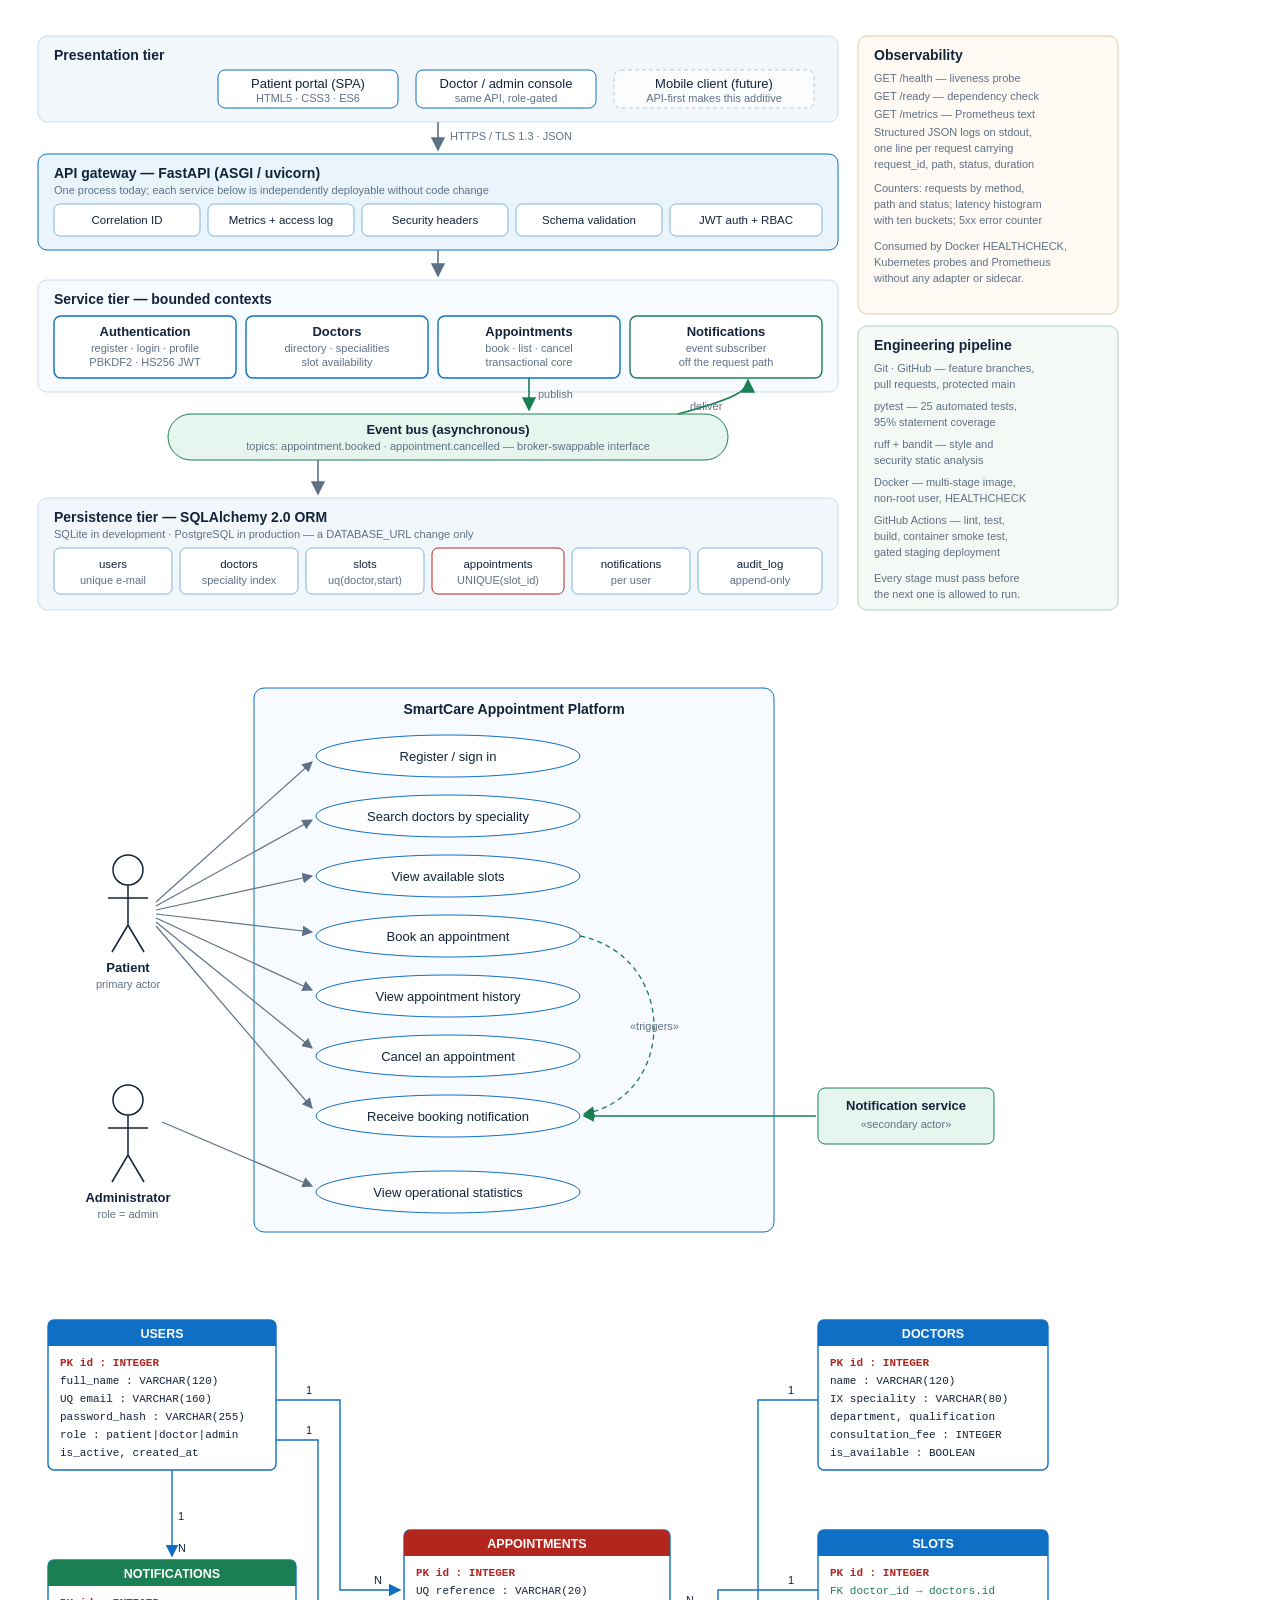
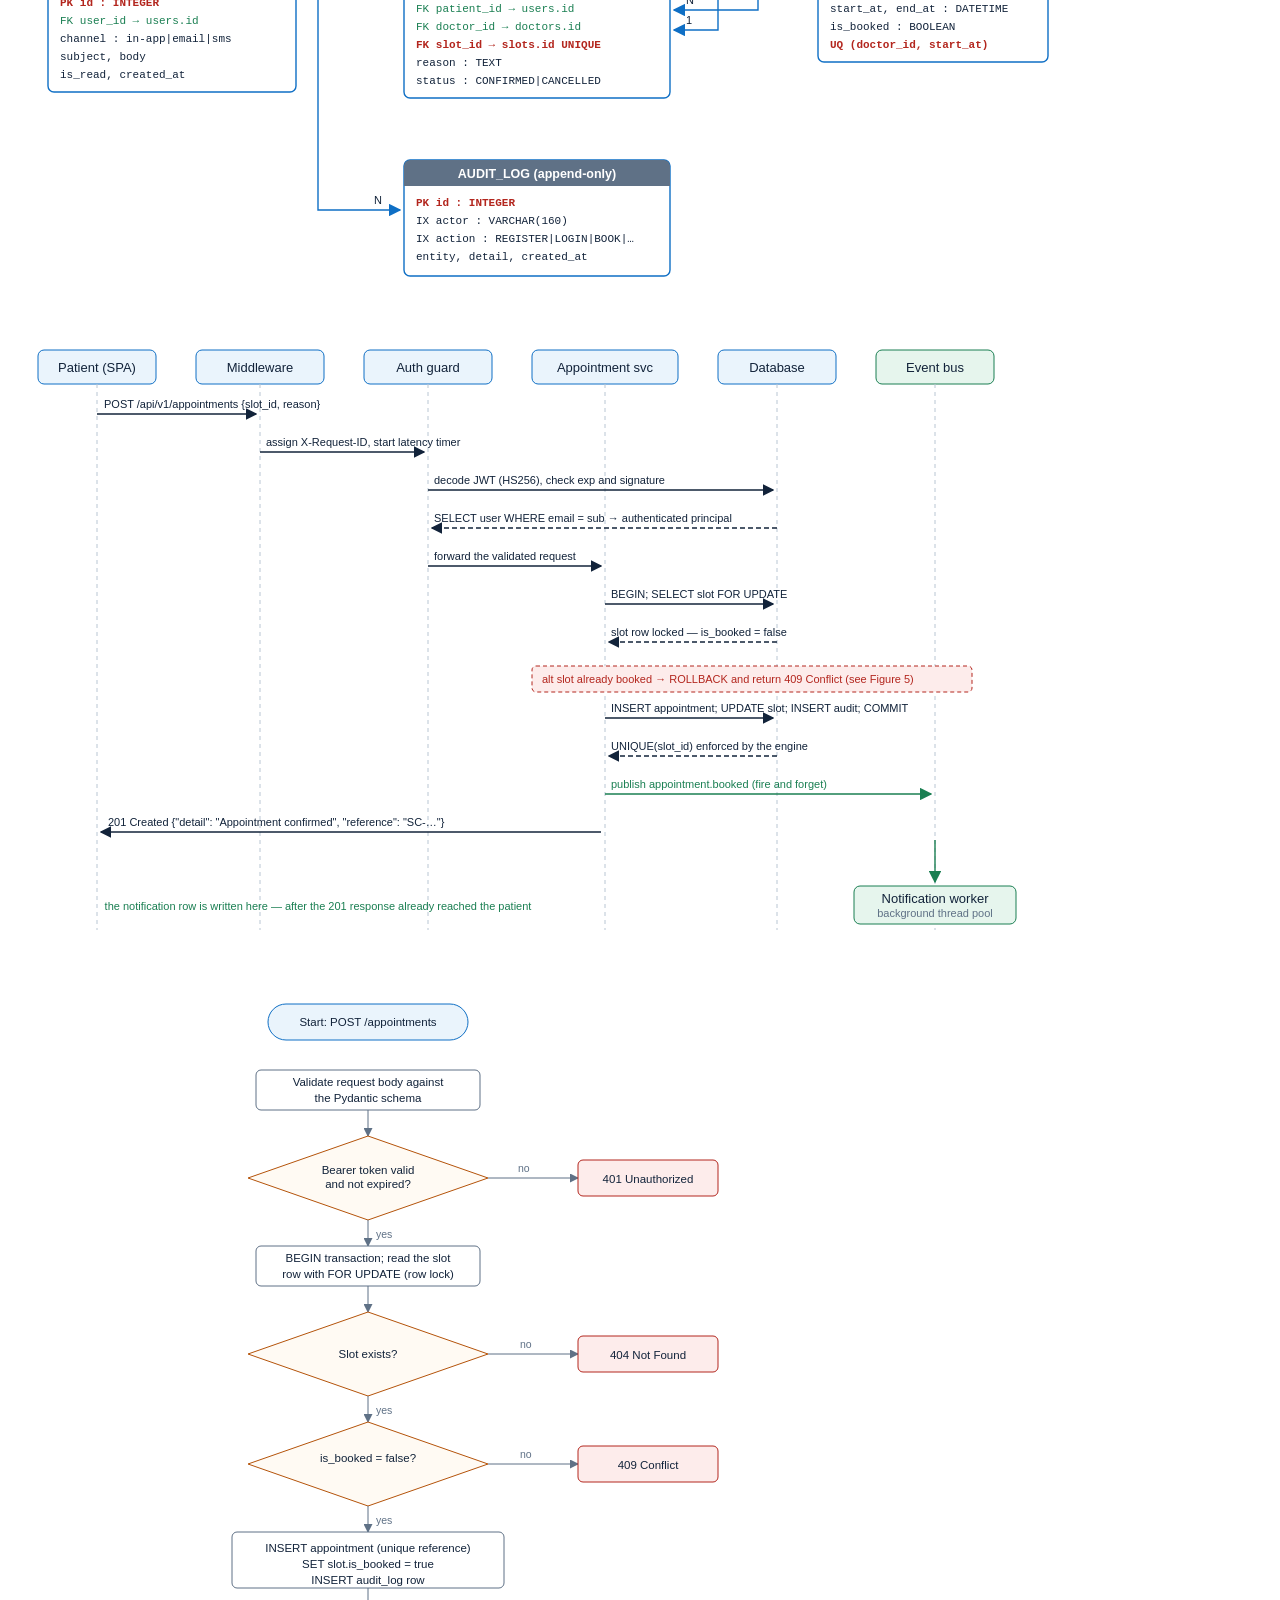
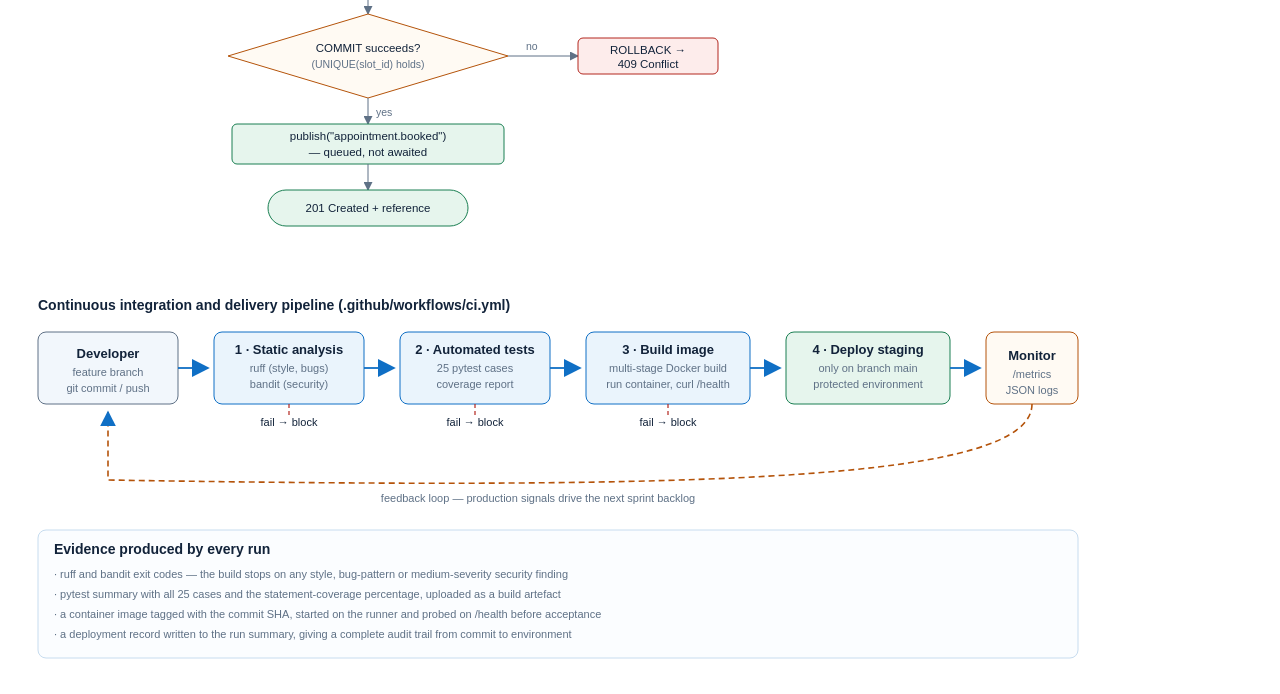
<file: docs/diagrams.html>
<!DOCTYPE html>
<html><head><meta charset="utf-8"><title>SmartCare figures</title>
<style>
  body{margin:0;background:#fff;font-family:"Segoe UI",Arial,sans-serif}
  .fig{padding:18px;background:#fff;display:inline-block}
  svg{display:block}
  text{font-family:"Segoe UI",Arial,sans-serif;fill:#12233a}
  .t{font-size:13px}
  .s{font-size:11px;fill:#5f7186}
  .h{font-size:14px;font-weight:700}
  .lbl{font-size:11.5px}
  .w{fill:#fff}
</style></head><body>

<!-- ========================= FIG 1 : ARCHITECTURE ========================= -->
<div class="fig" id="fig1">
<svg width="1120" height="612" viewBox="0 0 1120 612">
  <defs>
    <marker id="a" markerWidth="9" markerHeight="9" refX="8" refY="4.5" orient="auto">
      <path d="M0,0 L9,4.5 L0,9 z" fill="#5f7186"/></marker>
    <marker id="ag" markerWidth="9" markerHeight="9" refX="8" refY="4.5" orient="auto">
      <path d="M0,0 L9,4.5 L0,9 z" fill="#1a7f52"/></marker>
  </defs>

  <!-- client tier -->
  <rect x="20" y="18" width="800" height="86" rx="9" fill="#f2f7fc" stroke="#c7dcef"/>
  <text class="h" x="36" y="42">Presentation tier</text>
  <rect x="200" y="52" width="180" height="38" rx="7" fill="#fff" stroke="#0f6fc5"/>
  <text class="t" x="290" y="70" text-anchor="middle">Patient portal (SPA)</text>
  <text class="s" x="290" y="84" text-anchor="middle">HTML5 · CSS3 · ES6</text>
  <rect x="398" y="52" width="180" height="38" rx="7" fill="#fff" stroke="#0f6fc5"/>
  <text class="t" x="488" y="70" text-anchor="middle">Doctor / admin console</text>
  <text class="s" x="488" y="84" text-anchor="middle">same API, role-gated</text>
  <rect x="596" y="52" width="200" height="38" rx="7" fill="#fbfcfd" stroke="#b9c6d3" stroke-dasharray="4 3"/>
  <text class="t" x="696" y="70" text-anchor="middle">Mobile client (future)</text>
  <text class="s" x="696" y="84" text-anchor="middle">API-first makes this additive</text>

  <path d="M420 104 L420 132" stroke="#5f7186" stroke-width="1.6" marker-end="url(#a)"/>
  <text class="s" x="432" y="122">HTTPS / TLS 1.3 · JSON</text>

  <!-- gateway -->
  <rect x="20" y="136" width="800" height="96" rx="9" fill="#eaf4fc" stroke="#0f6fc5"/>
  <text class="h" x="36" y="160">API gateway — FastAPI (ASGI / uvicorn)</text>
  <text class="s" x="36" y="176">One process today; each service below is independently deployable without code change</text>
  <rect x="36" y="186" width="146" height="32" rx="6" fill="#fff" stroke="#7fb2dd"/>
  <text class="lbl" x="109" y="206" text-anchor="middle">Correlation ID</text>
  <rect x="190" y="186" width="146" height="32" rx="6" fill="#fff" stroke="#7fb2dd"/>
  <text class="lbl" x="263" y="206" text-anchor="middle">Metrics + access log</text>
  <rect x="344" y="186" width="146" height="32" rx="6" fill="#fff" stroke="#7fb2dd"/>
  <text class="lbl" x="417" y="206" text-anchor="middle">Security headers</text>
  <rect x="498" y="186" width="146" height="32" rx="6" fill="#fff" stroke="#7fb2dd"/>
  <text class="lbl" x="571" y="206" text-anchor="middle">Schema validation</text>
  <rect x="652" y="186" width="152" height="32" rx="6" fill="#fff" stroke="#7fb2dd"/>
  <text class="lbl" x="728" y="206" text-anchor="middle">JWT auth + RBAC</text>

  <path d="M420 232 L420 258" stroke="#5f7186" stroke-width="1.6" marker-end="url(#a)"/>

  <!-- services -->
  <rect x="20" y="262" width="800" height="112" rx="9" fill="#f7fbff" stroke="#c7dcef"/>
  <text class="h" x="36" y="286">Service tier — bounded contexts</text>
  <g>
    <rect x="36" y="298" width="182" height="62" rx="7" fill="#fff" stroke="#0f6fc5" stroke-width="1.4"/>
    <text class="t" x="127" y="318" text-anchor="middle" font-weight="700">Authentication</text>
    <text class="s" x="127" y="334" text-anchor="middle">register · login · profile</text>
    <text class="s" x="127" y="348" text-anchor="middle">PBKDF2 · HS256 JWT</text>

    <rect x="228" y="298" width="182" height="62" rx="7" fill="#fff" stroke="#0f6fc5" stroke-width="1.4"/>
    <text class="t" x="319" y="318" text-anchor="middle" font-weight="700">Doctors</text>
    <text class="s" x="319" y="334" text-anchor="middle">directory · specialities</text>
    <text class="s" x="319" y="348" text-anchor="middle">slot availability</text>

    <rect x="420" y="298" width="182" height="62" rx="7" fill="#fff" stroke="#0f6fc5" stroke-width="1.4"/>
    <text class="t" x="511" y="318" text-anchor="middle" font-weight="700">Appointments</text>
    <text class="s" x="511" y="334" text-anchor="middle">book · list · cancel</text>
    <text class="s" x="511" y="348" text-anchor="middle">transactional core</text>

    <rect x="612" y="298" width="192" height="62" rx="7" fill="#fff" stroke="#1a7f52" stroke-width="1.4"/>
    <text class="t" x="708" y="318" text-anchor="middle" font-weight="700">Notifications</text>
    <text class="s" x="708" y="334" text-anchor="middle">event subscriber</text>
    <text class="s" x="708" y="348" text-anchor="middle">off the request path</text>
  </g>

  <!-- event bus -->
  <path d="M511 360 L511 392" stroke="#1a7f52" stroke-width="1.6" marker-end="url(#ag)"/>
  <text class="s" x="520" y="380" fill="#1a7f52">publish</text>
  <rect x="150" y="396" width="560" height="46" rx="23" fill="#e6f5ed" stroke="#1a7f52"/>
  <text class="t" x="430" y="416" text-anchor="middle" font-weight="700">Event bus (asynchronous)</text>
  <text class="s" x="430" y="432" text-anchor="middle">topics: appointment.booked · appointment.cancelled — broker-swappable interface</text>
  <path d="M660 396 C 720 380, 730 372, 730 362" stroke="#1a7f52" stroke-width="1.6"
        fill="none" marker-end="url(#ag)"/>
  <text class="s" x="672" y="392" fill="#1a7f52">deliver</text>

  <!-- data tier -->
  <path d="M300 442 L300 476" stroke="#5f7186" stroke-width="1.6" marker-end="url(#a)"/>
  <rect x="20" y="480" width="800" height="112" rx="9" fill="#f2f7fc" stroke="#c7dcef"/>
  <text class="h" x="36" y="504">Persistence tier — SQLAlchemy 2.0 ORM</text>
  <text class="s" x="36" y="520">SQLite in development · PostgreSQL in production — a DATABASE_URL change only</text>
  <g>
    <rect x="36" y="530" width="118" height="46" rx="6" fill="#fff" stroke="#7fb2dd"/>
    <text class="lbl" x="95" y="550" text-anchor="middle">users</text>
    <text class="s" x="95" y="566" text-anchor="middle">unique e-mail</text>
    <rect x="162" y="530" width="118" height="46" rx="6" fill="#fff" stroke="#7fb2dd"/>
    <text class="lbl" x="221" y="550" text-anchor="middle">doctors</text>
    <text class="s" x="221" y="566" text-anchor="middle">speciality index</text>
    <rect x="288" y="530" width="118" height="46" rx="6" fill="#fff" stroke="#7fb2dd"/>
    <text class="lbl" x="347" y="550" text-anchor="middle">slots</text>
    <text class="s" x="347" y="566" text-anchor="middle">uq(doctor,start)</text>
    <rect x="414" y="530" width="132" height="46" rx="6" fill="#fff" stroke="#b3261e"/>
    <text class="lbl" x="480" y="550" text-anchor="middle">appointments</text>
    <text class="s" x="480" y="566" text-anchor="middle">UNIQUE(slot_id)</text>
    <rect x="554" y="530" width="118" height="46" rx="6" fill="#fff" stroke="#7fb2dd"/>
    <text class="lbl" x="613" y="550" text-anchor="middle">notifications</text>
    <text class="s" x="613" y="566" text-anchor="middle">per user</text>
    <rect x="680" y="530" width="124" height="46" rx="6" fill="#fff" stroke="#7fb2dd"/>
    <text class="lbl" x="742" y="550" text-anchor="middle">audit_log</text>
    <text class="s" x="742" y="566" text-anchor="middle">append-only</text>
  </g>

  <!-- cross-cutting column -->
  <rect x="840" y="18" width="260" height="278" rx="9" fill="#fffaf3" stroke="#e3c9a6"/>
  <text class="h" x="856" y="42">Observability</text>
  <text class="s" x="856" y="64">GET /health — liveness probe</text>
  <text class="s" x="856" y="82">GET /ready — dependency check</text>
  <text class="s" x="856" y="100">GET /metrics — Prometheus text</text>
  <text class="s" x="856" y="118">Structured JSON logs on stdout,</text>
  <text class="s" x="856" y="134">one line per request carrying</text>
  <text class="s" x="856" y="150">request_id, path, status, duration</text>
  <text class="s" x="856" y="174">Counters: requests by method,</text>
  <text class="s" x="856" y="190">path and status; latency histogram</text>
  <text class="s" x="856" y="206">with ten buckets; 5xx error counter</text>
  <text class="s" x="856" y="232">Consumed by Docker HEALTHCHECK,</text>
  <text class="s" x="856" y="248">Kubernetes probes and Prometheus</text>
  <text class="s" x="856" y="264">without any adapter or sidecar.</text>

  <rect x="840" y="308" width="260" height="284" rx="9" fill="#f4f9f6" stroke="#a9d3bf"/>
  <text class="h" x="856" y="332">Engineering pipeline</text>
  <text class="s" x="856" y="354">Git · GitHub — feature branches,</text>
  <text class="s" x="856" y="370">pull requests, protected main</text>
  <text class="s" x="856" y="392">pytest — 25 automated tests,</text>
  <text class="s" x="856" y="408">95% statement coverage</text>
  <text class="s" x="856" y="430">ruff + bandit — style and</text>
  <text class="s" x="856" y="446">security static analysis</text>
  <text class="s" x="856" y="468">Docker — multi-stage image,</text>
  <text class="s" x="856" y="484">non-root user, HEALTHCHECK</text>
  <text class="s" x="856" y="506">GitHub Actions — lint, test,</text>
  <text class="s" x="856" y="522">build, container smoke test,</text>
  <text class="s" x="856" y="538">gated staging deployment</text>
  <text class="s" x="856" y="564">Every stage must pass before</text>
  <text class="s" x="856" y="580">the next one is allowed to run.</text>

</svg>
</div>

<!-- ========================= FIG 2 : USE CASE ========================= -->
<div class="fig" id="fig2">
<svg width="1000" height="580" viewBox="0 0 1000 580">
  <defs><marker id="b" markerWidth="9" markerHeight="9" refX="8" refY="4.5" orient="auto">
    <path d="M0,0 L9,4.5 L0,9 z" fill="#5f7186"/></marker>
  <marker id="bg" markerWidth="9" markerHeight="9" refX="8" refY="4.5" orient="auto">
    <path d="M0,0 L9,4.5 L0,9 z" fill="#1a7f52"/></marker></defs>

  <rect x="236" y="18" width="520" height="544" rx="10" fill="#f7fbff" stroke="#0f6fc5"/>
  <text class="h" x="496" y="44" text-anchor="middle">SmartCare Appointment Platform</text>

  <g stroke="#0f6fc5" fill="#fff">
    <ellipse cx="430" cy="86"  rx="132" ry="21"/>
    <ellipse cx="430" cy="146" rx="132" ry="21"/>
    <ellipse cx="430" cy="206" rx="132" ry="21"/>
    <ellipse cx="430" cy="266" rx="132" ry="21"/>
    <ellipse cx="430" cy="326" rx="132" ry="21"/>
    <ellipse cx="430" cy="386" rx="132" ry="21"/>
    <ellipse cx="430" cy="446" rx="132" ry="21"/>
    <ellipse cx="430" cy="522" rx="132" ry="21"/>
  </g>
  <g class="t" text-anchor="middle">
    <text x="430" y="91">Register / sign in</text>
    <text x="430" y="151">Search doctors by speciality</text>
    <text x="430" y="211">View available slots</text>
    <text x="430" y="271">Book an appointment</text>
    <text x="430" y="331">View appointment history</text>
    <text x="430" y="391">Cancel an appointment</text>
    <text x="430" y="451">Receive booking notification</text>
    <text x="430" y="527">View operational statistics</text>
  </g>

  <!-- patient actor -->
  <g stroke="#12233a" fill="none" stroke-width="1.5">
    <circle cx="110" cy="200" r="15"/>
    <path d="M110 215 L110 255 M90 228 L130 228 M110 255 L94 282 M110 255 L126 282"/>
  </g>
  <text class="t" x="110" y="302" text-anchor="middle" font-weight="700">Patient</text>
  <text class="s" x="110" y="318" text-anchor="middle">primary actor</text>

  <!-- administrator actor -->
  <g stroke="#12233a" fill="none" stroke-width="1.5">
    <circle cx="110" cy="430" r="15"/>
    <path d="M110 445 L110 485 M90 458 L130 458 M110 485 L94 512 M110 485 L126 512"/>
  </g>
  <text class="t" x="110" y="532" text-anchor="middle" font-weight="700">Administrator</text>
  <text class="s" x="110" y="548" text-anchor="middle">role = admin</text>

  <!-- associations: all fan out from one point, so none of them cross -->
  <g stroke="#5f7186" stroke-width="1.2" fill="none" marker-end="url(#b)">
    <path d="M138 232 L294 92"/>
    <path d="M138 236 L294 150"/>
    <path d="M138 240 L294 206"/>
    <path d="M138 244 L294 262"/>
    <path d="M138 248 L294 320"/>
    <path d="M138 252 L294 378"/>
    <path d="M138 256 L294 438"/>
    <path d="M144 452 L294 516"/>
  </g>

  <!-- «triggers» routed around the right-hand side, clear of every ellipse -->
  <path d="M562 266 C 660 286, 660 426, 566 444" stroke="#1a7f52" stroke-width="1.3"
        stroke-dasharray="5 4" fill="none" marker-end="url(#bg)"/>
  <text class="s" x="612" y="360" fill="#1a7f52">«triggers»</text>

  <!-- secondary actor -->
  <rect x="800" y="418" width="176" height="56" rx="7" fill="#e6f5ed" stroke="#1a7f52"/>
  <text class="t" x="888" y="440" text-anchor="middle" font-weight="700">Notification service</text>
  <text class="s" x="888" y="458" text-anchor="middle">«secondary actor»</text>
  <path d="M798 446 L566 446" stroke="#1a7f52" stroke-width="1.3" fill="none" marker-end="url(#bg)"/>
</svg>
</div>

<!-- ========================= FIG 3 : ERD ========================= -->
<div class="fig" id="fig3">
<svg width="1060" height="600" viewBox="0 0 1060 600">
  <defs><marker id="c" markerWidth="9" markerHeight="9" refX="8" refY="4.5" orient="auto">
    <path d="M0,0 L9,4.5 L0,9 z" fill="#0f6fc5"/></marker></defs>
  <style>
    .ent rect{fill:#fff;stroke:#0f6fc5;stroke-width:1.4}
    .hd{fill:#0f6fc5}
    .hdt{fill:#fff;font-size:12.5px;font-weight:700}
    .fld{font-size:11px;fill:#12233a;font-family:Consolas,monospace}
    .pk{font-size:11px;fill:#b3261e;font-family:Consolas,monospace;font-weight:700}
    .fk{font-size:11px;fill:#1a7f52;font-family:Consolas,monospace}
  </style>

  <!-- users -->
  <g class="ent"><rect x="30" y="30" width="228" height="150" rx="6"/></g>
  <rect x="30" y="30" width="228" height="26" rx="6" class="hd"/><rect x="30" y="46" width="228" height="10" class="hd"/>
  <text class="hdt" x="144" y="48" text-anchor="middle">USERS</text>
  <text class="pk" x="42" y="76">PK  id : INTEGER</text>
  <text class="fld" x="42" y="94">    full_name : VARCHAR(120)</text>
  <text class="fld" x="42" y="112">UQ  email : VARCHAR(160)</text>
  <text class="fld" x="42" y="130">    password_hash : VARCHAR(255)</text>
  <text class="fld" x="42" y="148">    role : patient|doctor|admin</text>
  <text class="fld" x="42" y="166">    is_active, created_at</text>

  <!-- doctors -->
  <g class="ent"><rect x="800" y="30" width="230" height="150" rx="6"/></g>
  <rect x="800" y="30" width="230" height="26" rx="6" class="hd"/><rect x="800" y="46" width="230" height="10" class="hd"/>
  <text class="hdt" x="915" y="48" text-anchor="middle">DOCTORS</text>
  <text class="pk" x="812" y="76">PK  id : INTEGER</text>
  <text class="fld" x="812" y="94">    name : VARCHAR(120)</text>
  <text class="fld" x="812" y="112">IX  speciality : VARCHAR(80)</text>
  <text class="fld" x="812" y="130">    department, qualification</text>
  <text class="fld" x="812" y="148">    consultation_fee : INTEGER</text>
  <text class="fld" x="812" y="166">    is_available : BOOLEAN</text>

  <!-- slots -->
  <g class="ent"><rect x="800" y="240" width="230" height="132" rx="6"/></g>
  <rect x="800" y="240" width="230" height="26" rx="6" class="hd"/><rect x="800" y="256" width="230" height="10" class="hd"/>
  <text class="hdt" x="915" y="258" text-anchor="middle">SLOTS</text>
  <text class="pk" x="812" y="286">PK  id : INTEGER</text>
  <text class="fk" x="812" y="304">FK  doctor_id → doctors.id</text>
  <text class="fld" x="812" y="322">    start_at, end_at : DATETIME</text>
  <text class="fld" x="812" y="340">    is_booked : BOOLEAN</text>
  <text class="pk" x="812" y="358">UQ (doctor_id, start_at)</text>

  <!-- appointments -->
  <g class="ent"><rect x="386" y="240" width="266" height="168" rx="6"/></g>
  <rect x="386" y="240" width="266" height="26" rx="6" fill="#b3261e"/><rect x="386" y="256" width="266" height="10" fill="#b3261e"/>
  <text class="hdt" x="519" y="258" text-anchor="middle">APPOINTMENTS</text>
  <text class="pk" x="398" y="286">PK  id : INTEGER</text>
  <text class="fld" x="398" y="304">UQ  reference : VARCHAR(20)</text>
  <text class="fk" x="398" y="322">FK  patient_id → users.id</text>
  <text class="fk" x="398" y="340">FK  doctor_id → doctors.id</text>
  <text class="pk" x="398" y="358">FK  slot_id → slots.id  UNIQUE</text>
  <text class="fld" x="398" y="376">    reason : TEXT</text>
  <text class="fld" x="398" y="394">    status : CONFIRMED|CANCELLED</text>

  <!-- notifications -->
  <g class="ent"><rect x="30" y="270" width="248" height="132" rx="6"/></g>
  <rect x="30" y="270" width="248" height="26" rx="6" fill="#1a7f52"/><rect x="30" y="286" width="248" height="10" fill="#1a7f52"/>
  <text class="hdt" x="154" y="288" text-anchor="middle">NOTIFICATIONS</text>
  <text class="pk" x="42" y="316">PK  id : INTEGER</text>
  <text class="fk" x="42" y="334">FK  user_id → users.id</text>
  <text class="fld" x="42" y="352">    channel : in-app|email|sms</text>
  <text class="fld" x="42" y="370">    subject, body</text>
  <text class="fld" x="42" y="388">    is_read, created_at</text>

  <!-- audit -->
  <g class="ent"><rect x="386" y="470" width="266" height="116" rx="6"/></g>
  <rect x="386" y="470" width="266" height="26" rx="6" fill="#5f7186"/><rect x="386" y="486" width="266" height="10" fill="#5f7186"/>
  <text class="hdt" x="519" y="488" text-anchor="middle">AUDIT_LOG  (append-only)</text>
  <text class="pk" x="398" y="516">PK  id : INTEGER</text>
  <text class="fld" x="398" y="534">IX  actor : VARCHAR(160)</text>
  <text class="fld" x="398" y="552">IX  action : REGISTER|LOGIN|BOOK|…</text>
  <text class="fld" x="398" y="570">    entity, detail, created_at</text>

  <g stroke="#0f6fc5" stroke-width="1.4" fill="none" marker-end="url(#c)">
    <path d="M258 110 L322 110 L322 300 L382 300"/>
    <path d="M800 110 L740 110 L740 320 L656 320"/>
    <path d="M800 300 L700 300 L700 340 L656 340"/>
    <path d="M154 180 L154 266"/>
    <path d="M258 150 L300 150 L300 520 L382 520"/>
  </g>
  <g class="s">
    <text x="288" y="104">1</text><text x="356" y="294">N</text>
    <text x="770" y="104">1</text><text x="668" y="314">N</text>
    <text x="770" y="294">1</text><text x="668" y="334">1</text>
    <text x="160" y="230">1</text><text x="160" y="262">N</text>
    <text x="288" y="144">1</text><text x="356" y="514">N</text>
  </g>

</svg>
</div>

<!-- ========================= FIG 4 : SEQUENCE ========================= -->
<div class="fig" id="fig4">
<svg width="1080" height="614" viewBox="0 0 1080 614">
  <defs>
    <marker id="d" markerWidth="9" markerHeight="9" refX="8" refY="4.5" orient="auto">
      <path d="M0,0 L9,4.5 L0,9 z" fill="#12233a"/></marker>
    <marker id="dg" markerWidth="9" markerHeight="9" refX="8" refY="4.5" orient="auto">
      <path d="M0,0 L9,4.5 L0,9 z" fill="#1a7f52"/></marker>
    <marker id="dr" markerWidth="9" markerHeight="9" refX="8" refY="4.5" orient="auto">
      <path d="M0,0 L9,4.5 L0,9 z" fill="#b3261e"/></marker>
  </defs>
  <style>.m{font-size:11px;fill:#12233a}.mg{font-size:11px;fill:#1a7f52}.mr{font-size:11px;fill:#b3261e}</style>

  <g>
    <rect x="20"  y="20" width="118" height="34" rx="6" fill="#eaf4fc" stroke="#0f6fc5"/>
    <text class="t" x="79"  y="42" text-anchor="middle">Patient (SPA)</text>
    <rect x="178" y="20" width="128" height="34" rx="6" fill="#eaf4fc" stroke="#0f6fc5"/>
    <text class="t" x="242" y="42" text-anchor="middle">Middleware</text>
    <rect x="346" y="20" width="128" height="34" rx="6" fill="#eaf4fc" stroke="#0f6fc5"/>
    <text class="t" x="410" y="42" text-anchor="middle">Auth guard</text>
    <rect x="514" y="20" width="146" height="34" rx="6" fill="#eaf4fc" stroke="#0f6fc5"/>
    <text class="t" x="587" y="42" text-anchor="middle">Appointment svc</text>
    <rect x="700" y="20" width="118" height="34" rx="6" fill="#eaf4fc" stroke="#0f6fc5"/>
    <text class="t" x="759" y="42" text-anchor="middle">Database</text>
    <rect x="858" y="20" width="118" height="34" rx="6" fill="#e6f5ed" stroke="#1a7f52"/>
    <text class="t" x="917" y="42" text-anchor="middle">Event bus</text>
  </g>
  <g stroke="#b9c6d3" stroke-dasharray="4 4">
    <path d="M79 54 L79 600"/><path d="M242 54 L242 600"/><path d="M410 54 L410 600"/>
    <path d="M587 54 L587 600"/><path d="M759 54 L759 600"/><path d="M917 54 L917 600"/>
  </g>

  <g stroke="#12233a" stroke-width="1.3" fill="none" marker-end="url(#d)">
    <path d="M79 84 L238 84"/>
    <path d="M242 122 L406 122"/>
    <path d="M410 160 L755 160"/>
    <path d="M759 198 L414 198" stroke-dasharray="5 3"/>
    <path d="M410 236 L583 236"/>
    <path d="M587 274 L755 274"/>
    <path d="M759 312 L591 312" stroke-dasharray="5 3"/>
    <path d="M587 388 L755 388"/>
    <path d="M759 426 L591 426" stroke-dasharray="5 3"/>
  </g>
  <path d="M587 464 L913 464" stroke="#1a7f52" stroke-width="1.4" fill="none" marker-end="url(#dg)"/>
  <path d="M583 502 L83 502" stroke="#12233a" stroke-width="1.3" fill="none" marker-end="url(#d)"/>
  <rect x="836" y="556" width="162" height="38" rx="6" fill="#e6f5ed" stroke="#1a7f52"/>
  <text class="t" x="917" y="573" text-anchor="middle">Notification worker</text>
  <text class="s" x="917" y="587" text-anchor="middle">background thread pool</text>
  <path d="M917 510 L917 552" stroke="#1a7f52" stroke-width="1.4" fill="none" marker-end="url(#dg)"/>

  <g class="m">
    <text x="86" y="78">POST /api/v1/appointments  {slot_id, reason}</text>
    <text x="248" y="116">assign X-Request-ID, start latency timer</text>
    <text x="416" y="154">decode JWT (HS256), check exp and signature</text>
    <text x="416" y="192" fill="#5f7186">SELECT user WHERE email = sub  →  authenticated principal</text>
    <text x="416" y="230">forward the validated request</text>
    <text x="593" y="268">BEGIN; SELECT slot FOR UPDATE</text>
    <text x="593" y="306" fill="#5f7186">slot row locked — is_booked = false</text>
    <text x="593" y="382">INSERT appointment; UPDATE slot; INSERT audit; COMMIT</text>
    <text x="593" y="420" fill="#5f7186">UNIQUE(slot_id) enforced by the engine</text>
  </g>
  <text class="mg" x="593" y="458">publish appointment.booked  (fire and forget)</text>
  <text class="m" x="90" y="496">201 Created  {"detail": "Appointment confirmed", "reference": "SC-…"}</text>
  <text class="mg" x="300" y="580" text-anchor="middle">the notification row is written here — after the 201 response already reached the patient</text>

  <rect x="514" y="336" width="440" height="26" rx="4" fill="#fdeceb" stroke="#b3261e" stroke-dasharray="4 3"/>
  <text class="mr" x="524" y="353">alt  slot already booked  →  ROLLBACK and return 409 Conflict (see Figure 5)</text>

</svg>
</div>

<!-- ========================= FIG 5 : FLOWCHART ========================= -->
<div class="fig" id="fig5">
<svg width="720" height="856" viewBox="0 0 720 856">
  <defs><marker id="e" markerWidth="9" markerHeight="9" refX="8" refY="4.5" orient="auto">
    <path d="M0,0 L9,4.5 L0,9 z" fill="#5f7186"/></marker></defs>
  <style>.fc{font-size:11.5px;fill:#12233a}.yn{font-size:10.5px;fill:#5f7186}</style>

  <g stroke="#0f6fc5" fill="#eaf4fc"><rect x="250" y="20" width="200" height="36" rx="18"/></g>
  <text class="fc" x="350" y="42" text-anchor="middle">Start: POST /appointments</text>

  <g stroke="#5f7186" fill="#fff"><rect x="238" y="86" width="224" height="40" rx="5"/></g>
  <text class="fc" x="350" y="102" text-anchor="middle">Validate request body against</text>
  <text class="fc" x="350" y="118" text-anchor="middle">the Pydantic schema</text>

  <path d="M350 126 L350 152" stroke="#5f7186" marker-end="url(#e)"/>
  <g stroke="#b4530a" fill="#fffaf3"><path d="M350 152 L470 194 L350 236 L230 194 Z"/></g>
  <text class="fc" x="350" y="190" text-anchor="middle">Bearer token valid</text>
  <text class="fc" x="350" y="204" text-anchor="middle">and not expired?</text>
  <path d="M470 194 L560 194" stroke="#5f7186" marker-end="url(#e)"/>
  <text class="yn" x="500" y="188">no</text>
  <g stroke="#b3261e" fill="#fdeceb"><rect x="560" y="176" width="140" height="36" rx="5"/></g>
  <text class="fc" x="630" y="199" text-anchor="middle">401 Unauthorized</text>

  <path d="M350 236 L350 262" stroke="#5f7186" marker-end="url(#e)"/>
  <text class="yn" x="358" y="254">yes</text>
  <g stroke="#5f7186" fill="#fff"><rect x="238" y="262" width="224" height="40" rx="5"/></g>
  <text class="fc" x="350" y="278" text-anchor="middle">BEGIN transaction; read the slot</text>
  <text class="fc" x="350" y="294" text-anchor="middle">row with FOR UPDATE (row lock)</text>

  <path d="M350 302 L350 328" stroke="#5f7186" marker-end="url(#e)"/>
  <g stroke="#b4530a" fill="#fffaf3"><path d="M350 328 L470 370 L350 412 L230 370 Z"/></g>
  <text class="fc" x="350" y="374" text-anchor="middle">Slot exists?</text>
  <path d="M470 370 L560 370" stroke="#5f7186" marker-end="url(#e)"/>
  <text class="yn" x="502" y="364">no</text>
  <g stroke="#b3261e" fill="#fdeceb"><rect x="560" y="352" width="140" height="36" rx="5"/></g>
  <text class="fc" x="630" y="375" text-anchor="middle">404 Not Found</text>

  <path d="M350 412 L350 438" stroke="#5f7186" marker-end="url(#e)"/>
  <text class="yn" x="358" y="430">yes</text>
  <g stroke="#b4530a" fill="#fffaf3"><path d="M350 438 L470 480 L350 522 L230 480 Z"/></g>
  <text class="fc" x="350" y="478" text-anchor="middle">is_booked = false?</text>
  <path d="M470 480 L560 480" stroke="#5f7186" marker-end="url(#e)"/>
  <text class="yn" x="502" y="474">no</text>
  <g stroke="#b3261e" fill="#fdeceb"><rect x="560" y="462" width="140" height="36" rx="5"/></g>
  <text class="fc" x="630" y="485" text-anchor="middle">409 Conflict</text>

  <path d="M350 522 L350 548" stroke="#5f7186" marker-end="url(#e)"/>
  <text class="yn" x="358" y="540">yes</text>
  <g stroke="#5f7186" fill="#fff"><rect x="214" y="548" width="272" height="56" rx="5"/></g>
  <text class="fc" x="350" y="568" text-anchor="middle">INSERT appointment (unique reference)</text>
  <text class="fc" x="350" y="584" text-anchor="middle">SET slot.is_booked = true</text>
  <text class="fc" x="350" y="600" text-anchor="middle">INSERT audit_log row</text>

  <path d="M350 604 L350 630" stroke="#5f7186" marker-end="url(#e)"/>
  <g stroke="#b4530a" fill="#fffaf3"><path d="M350 630 L490 672 L350 714 L210 672 Z"/></g>
  <text class="fc" x="350" y="668" text-anchor="middle">COMMIT succeeds?</text>
  <text class="yn" x="350" y="684" text-anchor="middle">(UNIQUE(slot_id) holds)</text>
  <path d="M490 672 L560 672" stroke="#5f7186" marker-end="url(#e)"/>
  <text class="yn" x="508" y="666">no</text>
  <g stroke="#b3261e" fill="#fdeceb"><rect x="560" y="654" width="140" height="36" rx="5"/></g>
  <text class="fc" x="630" y="670" text-anchor="middle">ROLLBACK →</text>
  <text class="fc" x="630" y="684" text-anchor="middle">409 Conflict</text>

  <path d="M350 714 L350 740" stroke="#5f7186" marker-end="url(#e)"/>
  <text class="yn" x="358" y="732">yes</text>
  <g stroke="#1a7f52" fill="#e6f5ed"><rect x="214" y="740" width="272" height="40" rx="5"/></g>
  <text class="fc" x="350" y="756" text-anchor="middle">publish("appointment.booked")</text>
  <text class="fc" x="350" y="772" text-anchor="middle">— queued, not awaited</text>

  <path d="M350 780 L350 806" stroke="#5f7186" marker-end="url(#e)"/>
  <g stroke="#1a7f52" fill="#e6f5ed"><rect x="250" y="806" width="200" height="36" rx="18"/></g>
  <text class="fc" x="350" y="828" text-anchor="middle">201 Created + reference</text>

</svg>
</div>

<!-- ========================= FIG 6 : CI/CD ========================= -->
<div class="fig" id="fig6">
<svg width="1080" height="392" viewBox="0 0 1080 392">
  <defs><marker id="f" markerWidth="10" markerHeight="10" refX="9" refY="5" orient="auto">
    <path d="M0,0 L10,5 L0,10 z" fill="#0f6fc5"/></marker></defs>

  <text class="h" x="20" y="30">Continuous integration and delivery pipeline (.github/workflows/ci.yml)</text>

  <g>
    <rect x="20" y="52" width="140" height="72" rx="8" fill="#f2f7fc" stroke="#5f7186"/>
    <text class="t" x="90" y="78" text-anchor="middle" font-weight="700">Developer</text>
    <text class="s" x="90" y="96" text-anchor="middle">feature branch</text>
    <text class="s" x="90" y="112" text-anchor="middle">git commit / push</text>

    <rect x="196" y="52" width="150" height="72" rx="8" fill="#eaf4fc" stroke="#0f6fc5"/>
    <text class="t" x="271" y="74" text-anchor="middle" font-weight="700">1 · Static analysis</text>
    <text class="s" x="271" y="92" text-anchor="middle">ruff (style, bugs)</text>
    <text class="s" x="271" y="108" text-anchor="middle">bandit (security)</text>

    <rect x="382" y="52" width="150" height="72" rx="8" fill="#eaf4fc" stroke="#0f6fc5"/>
    <text class="t" x="457" y="74" text-anchor="middle" font-weight="700">2 · Automated tests</text>
    <text class="s" x="457" y="92" text-anchor="middle">25 pytest cases</text>
    <text class="s" x="457" y="108" text-anchor="middle">coverage report</text>

    <rect x="568" y="52" width="164" height="72" rx="8" fill="#eaf4fc" stroke="#0f6fc5"/>
    <text class="t" x="650" y="74" text-anchor="middle" font-weight="700">3 · Build image</text>
    <text class="s" x="650" y="92" text-anchor="middle">multi-stage Docker build</text>
    <text class="s" x="650" y="108" text-anchor="middle">run container, curl /health</text>

    <rect x="768" y="52" width="164" height="72" rx="8" fill="#e6f5ed" stroke="#1a7f52"/>
    <text class="t" x="850" y="74" text-anchor="middle" font-weight="700">4 · Deploy staging</text>
    <text class="s" x="850" y="92" text-anchor="middle">only on branch main</text>
    <text class="s" x="850" y="108" text-anchor="middle">protected environment</text>

    <rect x="968" y="52" width="92" height="72" rx="8" fill="#fffaf3" stroke="#b4530a"/>
    <text class="t" x="1014" y="80" text-anchor="middle" font-weight="700">Monitor</text>
    <text class="s" x="1014" y="98" text-anchor="middle">/metrics</text>
    <text class="s" x="1014" y="114" text-anchor="middle">JSON logs</text>
  </g>

  <g stroke="#0f6fc5" stroke-width="1.8" fill="none" marker-end="url(#f)">
    <path d="M160 88 L190 88"/><path d="M346 88 L376 88"/>
    <path d="M532 88 L562 88"/><path d="M732 88 L762 88"/><path d="M932 88 L962 88"/>
  </g>

  <g class="s" text-anchor="middle" fill="#b3261e">
    <text x="271" y="146">fail → block</text><text x="457" y="146">fail → block</text>
    <text x="650" y="146">fail → block</text>
  </g>
  <g stroke="#b3261e" stroke-width="1.2" stroke-dasharray="4 3" fill="none">
    <path d="M271 124 L271 136"/><path d="M457 124 L457 136"/><path d="M650 124 L650 136"/>
  </g>

  <path d="M1014 124 C 1014 200, 700 210, 90 200 L90 132" stroke="#b4530a" stroke-width="1.6"
        fill="none" stroke-dasharray="6 4" marker-end="url(#f)"/>
  <text class="s" x="520" y="222" text-anchor="middle" fill="#b4530a">feedback loop — production signals drive the next sprint backlog</text>

  <rect x="20" y="250" width="1040" height="128" rx="8" fill="#fbfdff" stroke="#c7dcef"/>
  <text class="h" x="36" y="274">Evidence produced by every run</text>
  <text class="s" x="36" y="298">· ruff and bandit exit codes — the build stops on any style, bug-pattern or medium-severity security finding</text>
  <text class="s" x="36" y="318">· pytest summary with all 25 cases and the statement-coverage percentage, uploaded as a build artefact</text>
  <text class="s" x="36" y="338">· a container image tagged with the commit SHA, started on the runner and probed on /health before acceptance</text>
  <text class="s" x="36" y="358">· a deployment record written to the run summary, giving a complete audit trail from commit to environment</text>

</svg>
</div>

</body></html>
</file>
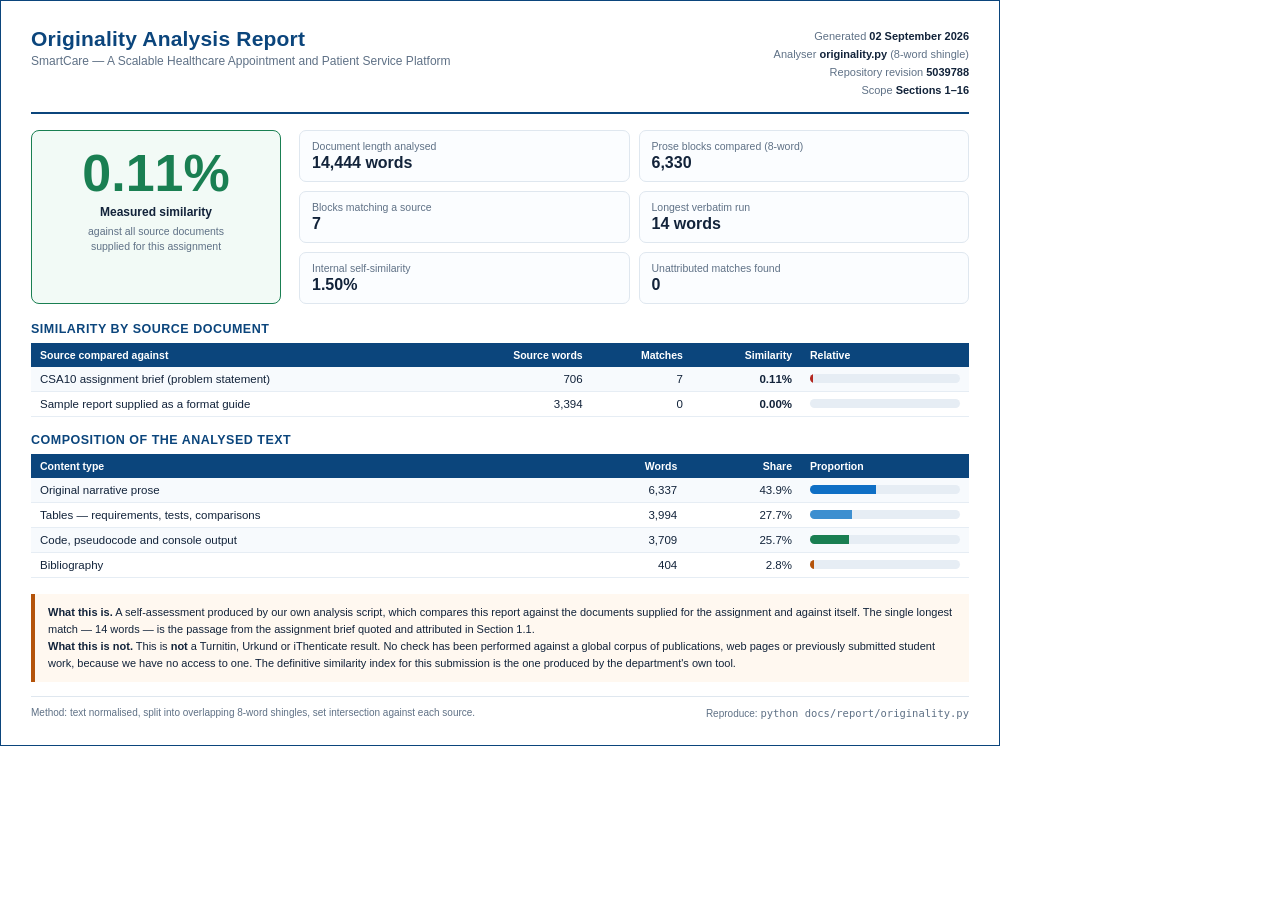
<file: docs/report/originality-sheet.html>
<!DOCTYPE html><html><head><meta charset="utf-8"><style>
*{box-sizing:border-box}
body{margin:0;background:#fff;font-family:"Segoe UI",Arial,sans-serif;color:#12233a}
.sheet{width:1000px;padding:26px 30px;background:#fff;border:1.5px solid #0b457c}
.hd{display:flex;justify-content:space-between;align-items:flex-start;
     border-bottom:2px solid #0b457c;padding-bottom:12px;margin-bottom:16px}
h1{margin:0;font-size:21px;color:#0b457c;letter-spacing:.2px}
.sub{font-size:12px;color:#5f7186;margin-top:3px}
.meta{font-size:11px;color:#5f7186;text-align:right;line-height:1.65}
.meta b{color:#12233a}
.score{display:flex;gap:18px;margin-bottom:18px}
.big{flex:0 0 250px;border:1.5px solid #1a7f52;background:#f2faf6;border-radius:8px;
      padding:16px 18px;text-align:center}
.big .v{font-size:52px;font-weight:700;color:#1a7f52;line-height:1}
.big .l{font-size:12px;color:#12233a;margin-top:6px;font-weight:600}
.big .s{font-size:10.5px;color:#5f7186;margin-top:5px;line-height:1.45}
.facts{flex:1;display:grid;grid-template-columns:1fr 1fr;gap:9px}
.fact{border:1px solid #dfe7ef;border-radius:7px;padding:9px 12px;background:#fbfdff}
.fact .k{font-size:10.5px;color:#5f7186}
.fact .v{font-size:16px;font-weight:700;margin-top:2px}
h2{font-size:12.5px;color:#0b457c;margin:16px 0 7px;text-transform:uppercase;letter-spacing:.5px}
table{width:100%;border-collapse:collapse;font-size:11.5px}
th{background:#0b457c;color:#fff;text-align:left;padding:6px 9px;font-size:10.5px;font-weight:600}
td{padding:6px 9px;border-bottom:1px solid #e6edf4}
td.n{text-align:right;white-space:nowrap}
tr:nth-child(even) td{background:#f7fafd}
.track{width:150px;height:9px;background:#e6edf4;border-radius:5px;overflow:hidden}
.track span{display:block;height:100%}
.note{margin-top:16px;border-left:4px solid #b4530a;background:#fff8f0;padding:10px 13px;
       font-size:11px;line-height:1.55}
.ft{margin-top:14px;padding-top:10px;border-top:1px solid #dfe7ef;font-size:10px;
     color:#5f7186;display:flex;justify-content:space-between}
code{font-family:Consolas,monospace;font-size:10.5px}
</style></head><body>
<div class="sheet">
  <div class="hd">
    <div>
      <h1>Originality Analysis Report</h1>
      <div class="sub">SmartCare — A Scalable Healthcare Appointment and Patient Service Platform</div>
    </div>
    <div class="meta">
      Generated <b>02 September 2026</b><br>
      Analyser <b>originality.py</b> (8-word shingle)<br>
      Repository revision <b>5039788</b><br>
      Scope <b>Sections 1–16</b>
    </div>
  </div>

  <div class="score">
    <div class="big">
      <div class="v">0.11%</div>
      <div class="l">Measured similarity</div>
      <div class="s">against all source documents<br>supplied for this assignment</div>
    </div>
    <div class="facts">
      <div class="fact"><div class="k">Document length analysed</div><div class="v">14,444 words</div></div>
      <div class="fact"><div class="k">Prose blocks compared (8-word)</div><div class="v">6,330</div></div>
      <div class="fact"><div class="k">Blocks matching a source</div><div class="v">7</div></div>
      <div class="fact"><div class="k">Longest verbatim run</div><div class="v">14 words</div></div>
      <div class="fact"><div class="k">Internal self-similarity</div><div class="v">1.50%</div></div>
      <div class="fact"><div class="k">Unattributed matches found</div><div class="v">0</div></div>
    </div>
  </div>

  <h2>Similarity by source document</h2>
  <table>
    <tr><th>Source compared against</th><th style="text-align:right">Source words</th>
        <th style="text-align:right">Matches</th><th style="text-align:right">Similarity</th>
        <th style="width:160px">Relative</th></tr>
    <tr><td>CSA10 assignment brief (problem statement)</td><td class="n">706</td><td class="n">7</td><td class="n"><b>0.11%</b></td><td><div class="track"><span style="width:2.22%;background:#b3261e"></span></div></td></tr><tr><td>Sample report supplied as a format guide</td><td class="n">3,394</td><td class="n">0</td><td class="n"><b>0.00%</b></td><td><div class="track"><span style="width:0.00%;background:#b3261e"></span></div></td></tr>
  </table>

  <h2>Composition of the analysed text</h2>
  <table>
    <tr><th>Content type</th><th style="text-align:right">Words</th>
        <th style="text-align:right">Share</th><th style="width:160px">Proportion</th></tr>
    <tr><td>Original narrative prose</td><td class="n">6,337</td><td class="n">43.9%</td><td><div class="track"><span style="width:43.90%;background:#0f6fc5"></span></div></td></tr><tr><td>Tables — requirements, tests, comparisons</td><td class="n">3,994</td><td class="n">27.7%</td><td><div class="track"><span style="width:27.70%;background:#3d8fd0"></span></div></td></tr><tr><td>Code, pseudocode and console output</td><td class="n">3,709</td><td class="n">25.7%</td><td><div class="track"><span style="width:25.70%;background:#1a7f52"></span></div></td></tr><tr><td>Bibliography</td><td class="n">404</td><td class="n">2.8%</td><td><div class="track"><span style="width:2.80%;background:#b4530a"></span></div></td></tr>
  </table>

  <div class="note">
    <b>What this is.</b> A self-assessment produced by our own analysis script, which compares
    this report against the documents supplied for the assignment and against itself. The single
    longest match — 14 words — is the passage from the assignment brief quoted and
    attributed in Section 1.1.<br>
    <b>What this is not.</b> This is <b>not</b> a Turnitin, Urkund or iThenticate result. No check
    has been performed against a global corpus of publications, web pages or previously submitted
    student work, because we have no access to one. The definitive similarity index for this
    submission is the one produced by the department's own tool.
  </div>

  <div class="ft">
    <span>Method: text normalised, split into overlapping 8-word shingles, set intersection against each source.</span>
    <span>Reproduce: <code>python docs/report/originality.py</code></span>
  </div>
</div>
</body></html>
</file>
